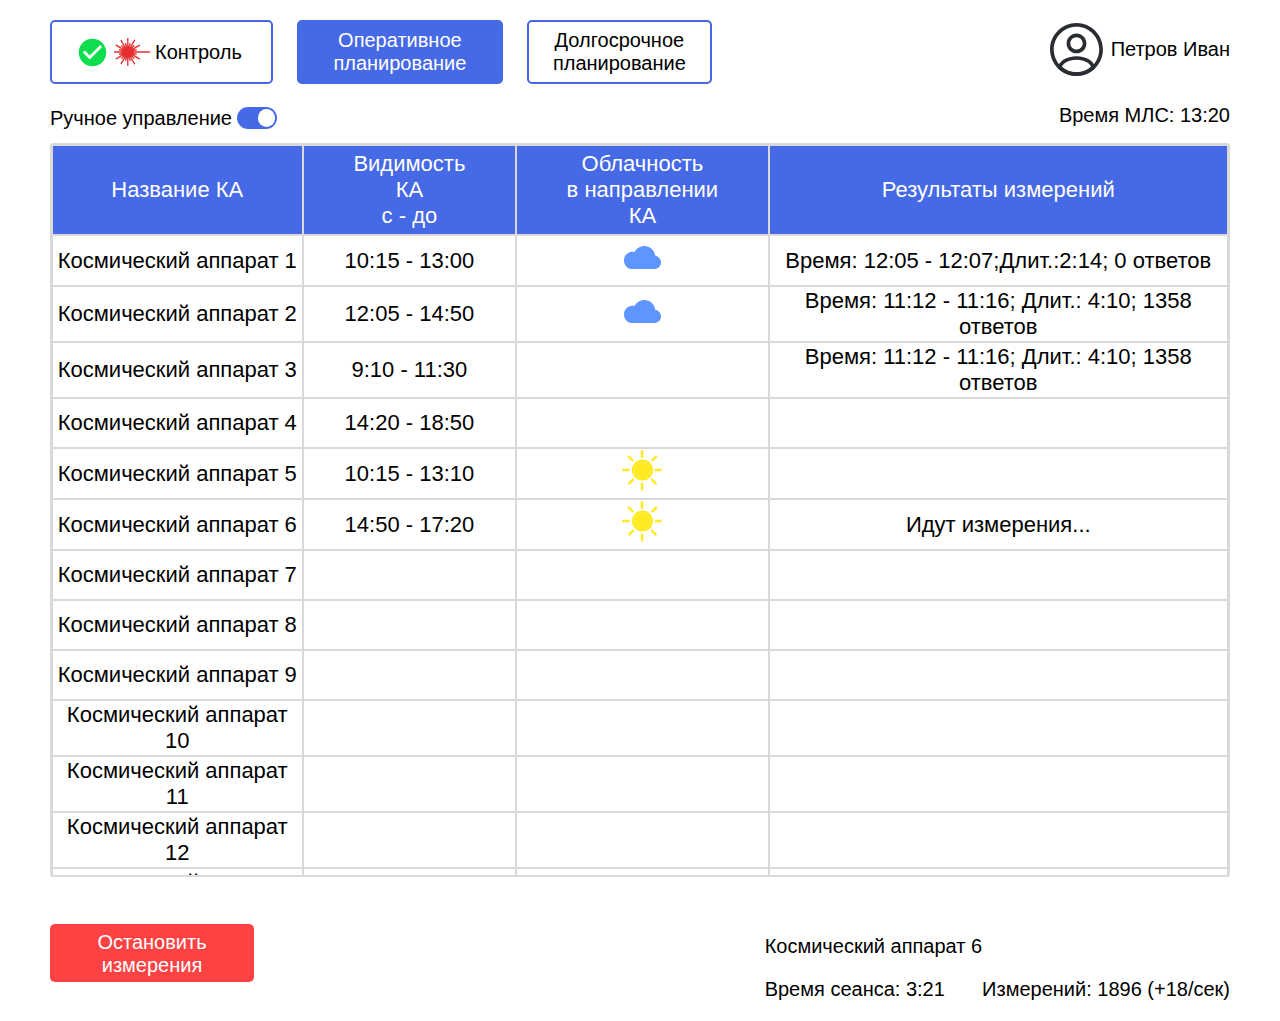
<file: layout/index.html>
<!DOCTYPE html>
<html lang="ru">

<head>
    <meta charset="UTF-8">
    <meta http-equiv="X-UA-Compatible" content="IE=edge">
    <meta name="viewport" content="width=device-width, initial-scale=1.0">
    <title>МЛС: Форс</title>
    <link rel="icon" href="img/icon/green.svg">
    <link rel="stylesheet" href="css/main.css">
    <link rel="stylesheet" href="css/style_for_table.css">

</head>

<div class="main">
    <div class="header">
        <ul>
            <li>
                <button class="plan_butt_off">
                    <div class="item"><img src="img/status/кружок с галочкой.svg" alt="работает"></div>
                    <div class="item"><img src="img/status/лазер.svg" alt="лазер"></div>
                    <div class="item">Контроль</div>
                </button>
            <li>
                <button class="plan_butt_on">
                    Оперативное<br>планирование
                </button>
            </li>
            <li>
                <button class="plan_butt_off">
                    Долгосрочное<br>планирование
                </button>
            </li>
        </ul>
        <div class=user_block>
            <ul class="user_info">
                <li id="avatar">
                    <img src="img/icon/user_photo.svg" alt="аватар">
                </li>
                <li class="control_text"> <a href="#">Петров Иван</a></li>
            </ul>
        </div>
    </div>

    <div class="container">
        <div class="manual_control">
            <div class="switch">
                <label>Ручное управление</label>
                <input type="checkbox" checked>
            </div>
            <div>
                Время МЛС: 13:20
            </div>

        </div>
        <div class="table-wrapper">
            <div class="table-scroll">
                <div class="table-placeholder"></div>
                <table>
                    <tbody>
                        <thead>
                            <tr>
                                <th>Название КА</th>
                                <th>Видимость КА<br>с - до</th>
                                <th>Облачность<br>в направлении КА</th>
                                <th>Результаты измерений</th>
                            </tr>
                        </thead>
                        <tr>
                            <td>Космический аппарат 1</td>
                            <td>10:15 - 13:00</td>
                            <td><img src="img/icon for table/облако.svg"></td>
                            <td>Время: 12:05 - 12:07;Длит.:2:14; 0 ответов</td>
                        </tr>
                        <tr>
                            <td>Космический аппарат 2</td>
                            <td>12:05 - 14:50</td>
                            <td><img src="img/icon for table/облако.svg"></td>
                            <td>Время: 11:12 - 11:16; Длит.: 4:10; 1358 ответов</td>
                        </tr>
                        <tr>
                            <td>Космический аппарат 3</td>
                            <td>9:10 - 11:30</td>
                            <td></td>
                            <td>Время: 11:12 - 11:16; Длит.: 4:10; 1358 ответов</td>
                        </tr>
                        <tr>
                            <td>Космический аппарат 4</td>
                            <td>14:20 - 18:50</td>
                            <td></td>
                            <td></td>
                        </tr>
                        <tr>
                            <td>Космический аппарат 5</td>
                            <td>10:15 - 13:10</td>
                            <td><img src="img/icon for table/солнце.svg"></td>
                            <td></td>
                        </tr>
                        <tr>
                            <td>Космический аппарат 6</td>
                            <td>14:50 - 17:20</td>
                            <td><img src="img/icon for table/солнце.svg"></td>
                            <td>Идут измерения...</td>
                        </tr>
                        <tr>
                            <td>Космический аппарат 7</td>
                            <td></td>
                            <td></td>
                            <td></td>
                        </tr>
                        <tr>
                            <td>Космический аппарат 8</td>
                            <td></td>
                            <td></td>
                            <td></td>
                        </tr>
                        <tr>
                            <td>Космический аппарат 9</td>
                            <td></td>
                            <td></td>
                            <td></td>
                        </tr>
                        <tr>
                            <td>Космический аппарат 10</td>
                            <td></td>
                            <td></td>
                            <td></td>
                        </tr>
                        <tr>
                            <td>Космический аппарат 11</td>
                            <td></td>
                            <td></td>
                            <td></td>
                        </tr>
                        <tr>
                            <td>Космический аппарат 12</td>
                            <td></td>
                            <td></td>
                            <td></td>
                        </tr>
                        <tr>
                            <td>Космический аппарат 13</td>
                            <td></td>
                            <td></td>
                            <td></td>
                        </tr>
                        <tr>
                            <td>Космический аппарат 13</td>
                            <td></td>
                            <td></td>
                            <td></td>
                        </tr>
                        <tr>
                            <td>Космический аппарат 13</td>
                            <td></td>
                            <td></td>
                            <td></td>
                        </tr>
                        <tr>
                            <td>Космический аппарат 13</td>
                            <td></td>
                            <td></td>
                            <td></td>
                        </tr>
                        <tr>
                            <td>Космический аппарат 13</td>
                            <td></td>
                            <td></td>
                            <td></td>
                        </tr>
                        <tr>
                            <td>Космический аппарат 13</td>
                            <td></td>
                            <td></td>
                            <td></td>
                        </tr>
                    </tbody>
                </table>
            </div>
        </div>

    </div>
    <footer class="footer">
        <div class="footer-wrapper">
            <button class="button_stop">
                Остановить измерения
            </button>
            <div class="footer-text">
                <div>
                    <p class="footer-text__el">Космический аппарат 6</p>
                    <p class="footer-text__el">Время сеанса: 3:21</p>
                </div>
                <div>
                    <p class="footer-text__el">Измерений: 1896 (+18/сек)</p>
                </div>

            </div>
        </div>
    </footer>
</div>


</html>
</file>
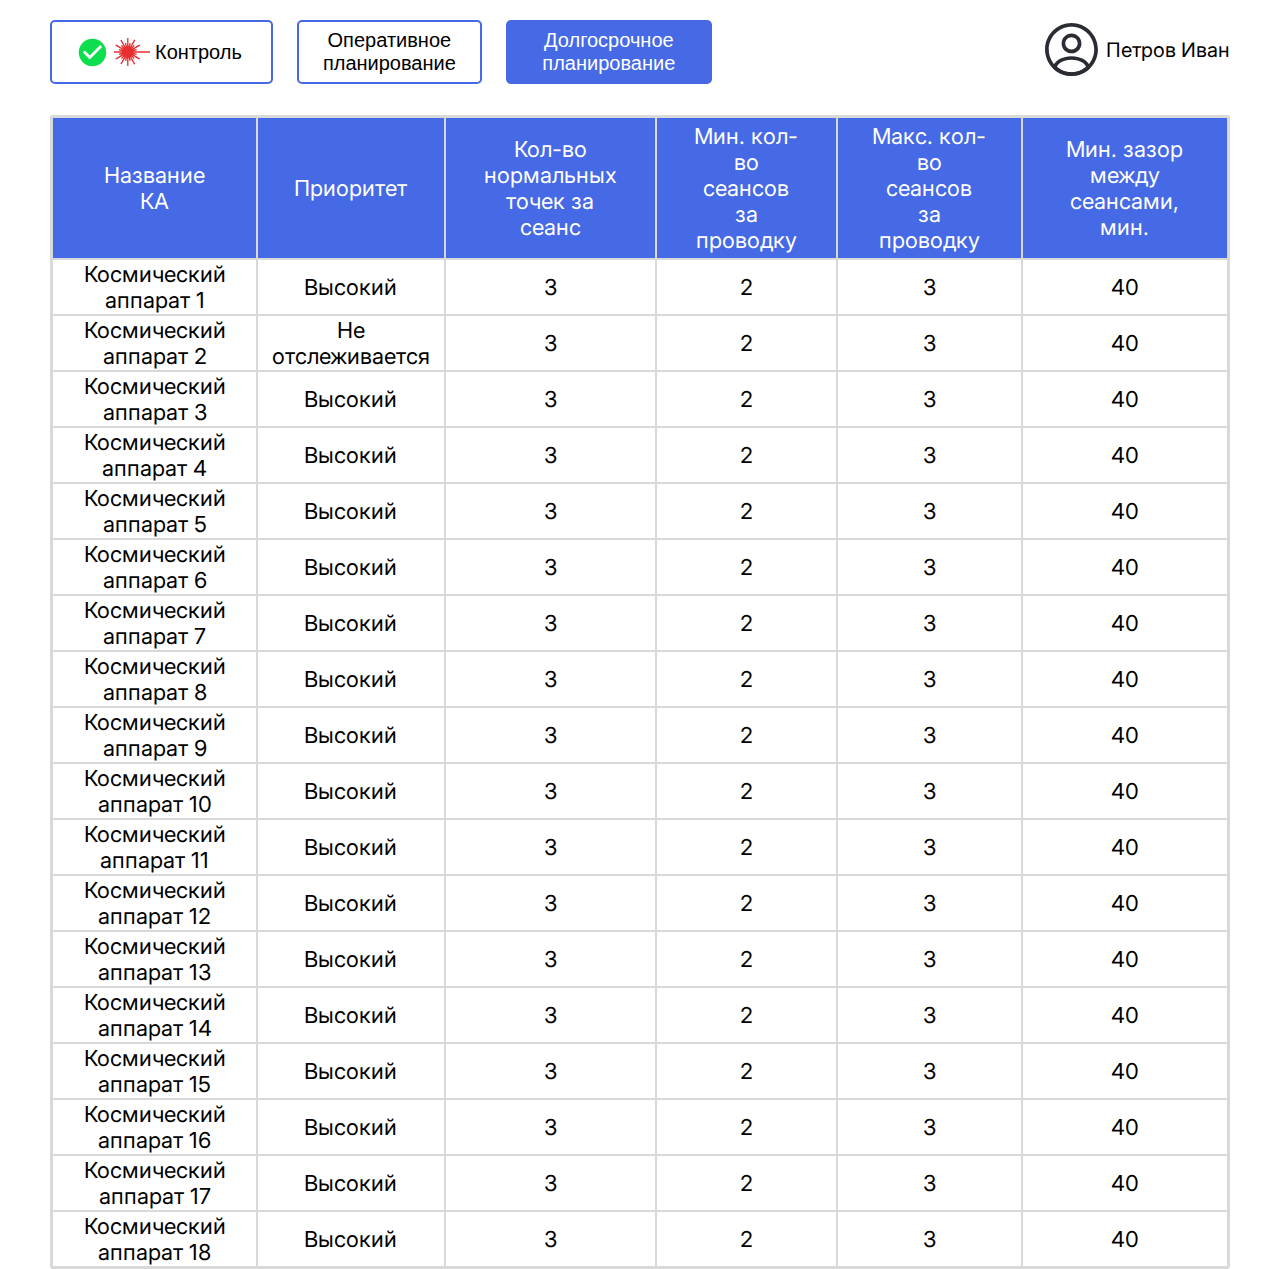
<file: layout/long-term planning.html>
<!DOCTYPE html>
<html lang="ru">

<head>
    <meta charset="UTF-8">
    <meta http-equiv="X-UA-Compatible" content="IE=edge">
    <meta name="viewport" content="width=device-width, initial-scale=1.0">
    <title>МЛС: Форс</title>
    <link rel="icon" href="img/icon/green.svg">
    <link rel="stylesheet" href="css/manual_off.css">
    <link rel="stylesheet" href="css/style_for_table.css">
    <link href="https://fonts.googleapis.com/css2?family=Inter&display=swap" rel="stylesheet">
</head>
<div class="main">
    <div class="header">
        <ul>
            <li><button class="plan_butt_off">
                    <div class="item"><img src="img/status/кружок с галочкой.svg" alt="работает"></div>
                    <div class="item"><img src="img/status/лазер.svg" alt="лазер"></div>
                    <div class="item">Контроль</div>
                </button></li>
            <li>
                <button class="plan_butt_off">
                    Оперативное<br>планирование
                </button>
            </li>
            <li>
                <button class="plan_butt_on">
                    Долгосрочное<br>планирование
                </button>
            </li>
        </ul>
        <div class=user_block>
            <ul class="user_info">
                <li id="avatar">
                    <img src="img/icon/user_photo.svg" alt="аватар">
                </li>
                <li class="control_text"> <a href="#">Петров Иван</a></li>
            </ul>
        </div>
    </div>
    <div class="container">
        <div class="table-wrapper">
            <table>
                <tbody>
                    <thead>
                        <tr>
                            <th>Название КА</th>
                            <th>Приоритет</th>
                            <th>Кол-во<br>нормальных<br>точек за сеанс</th>
                            <th>Мин. кол-во<br>сеансов<br>за проводку</th>
                            <th>Макс. кол-во<br>сеансов<br>за проводку</th>
                            <th>Мин. зазор<br>между сеансами,<br>мин.</th>
                        </tr>
                    </thead>
                    <tr>
                        <td>Космический аппарат 1</td>
                        <td>Высокий</td>
                        <td>3</td>
                        <td>2</td>
                        <td>3</td>
                        <td>40</td>
                    </tr>
                    <tr>
                        <td>Космический аппарат 2</td>
                        <td>Не отслеживается</td>
                        <td>3</td>
                        <td>2</td>
                        <td>3</td>
                        <td>40</td>
                    </tr>
                    <tr>
                        <td>Космический аппарат 3</td>
                        <td>Высокий</td>
                        <td>3</td>
                        <td>2</td>
                        <td>3</td>
                        <td>40</td>
                    </tr>
                    <tr>
                        <td>Космический аппарат 4</td>
                        <td>Высокий</td>
                        <td>3</td>
                        <td>2</td>
                        <td>3</td>
                        <td>40</td>
                    </tr>
                    <tr>
                        <td>Космический аппарат 5</td>
                        <td>Высокий</td>
                        <td>3</td>
                        <td>2</td>
                        <td>3</td>
                        <td>40</td>
                    </tr>
                    <tr>
                        <td>Космический аппарат 6</td>
                        <td>Высокий</td>
                        <td>3</td>
                        <td>2</td>
                        <td>3</td>
                        <td>40</td>
                    </tr>
                    <tr>
                        <td>Космический аппарат 7</td>
                        <td>Высокий</td>
                        <td>3</td>
                        <td>2</td>
                        <td>3</td>
                        <td>40</td>
                    </tr>
                    <tr>
                        <td>Космический аппарат 8</td>
                        <td>Высокий</td>
                        <td>3</td>
                        <td>2</td>
                        <td>3</td>
                        <td>40</td>
                    </tr>
                    <tr>
                        <td>Космический аппарат 9</td>
                        <td>Высокий</td>
                        <td>3</td>
                        <td>2</td>
                        <td>3</td>
                        <td>40</td>
                    </tr>
                    <tr>
                        <td>Космический аппарат 10</td>
                        <td>Высокий</td>
                        <td>3</td>
                        <td>2</td>
                        <td>3</td>
                        <td>40</td>
                    </tr>
                    <tr>
                        <td>Космический аппарат 11</td>
                        <td>Высокий</td>
                        <td>3</td>
                        <td>2</td>
                        <td>3</td>
                        <td>40</td>
                    </tr>
                    <tr>
                        <td>Космический аппарат 12</td>
                        <td>Высокий</td>
                        <td>3</td>
                        <td>2</td>
                        <td>3</td>
                        <td>40</td>
                    </tr>
                    <tr>
                        <td>Космический аппарат 13</td>
                        <td>Высокий</td>
                        <td>3</td>
                        <td>2</td>
                        <td>3</td>
                        <td>40</td>
                    </tr>
                    <tr>
                        <td>Космический аппарат 14</td>
                        <td>Высокий</td>
                        <td>3</td>
                        <td>2</td>
                        <td>3</td>
                        <td>40</td>
                    </tr>
                    <tr>
                        <td>Космический аппарат 15</td>
                        <td>Высокий</td>
                        <td>3</td>
                        <td>2</td>
                        <td>3</td>
                        <td>40</td>
                    </tr>
                    <tr>
                        <td>Космический аппарат 16</td>
                        <td>Высокий</td>
                        <td>3</td>
                        <td>2</td>
                        <td>3</td>
                        <td>40</td>
                    </tr>
                    <tr>
                        <td>Космический аппарат 17</td>
                        <td>Высокий</td>
                        <td>3</td>
                        <td>2</td>
                        <td>3</td>
                        <td>40</td>
                    </tr>
                    <tr>
                        <td>Космический аппарат 18</td>
                        <td>Высокий</td>
                        <td>3</td>
                        <td>2</td>
                        <td>3</td>
                        <td>40</td>
                    </tr>
                </tbody>
            </table>
        </div>
    </div>

</div>


</html>
</file>
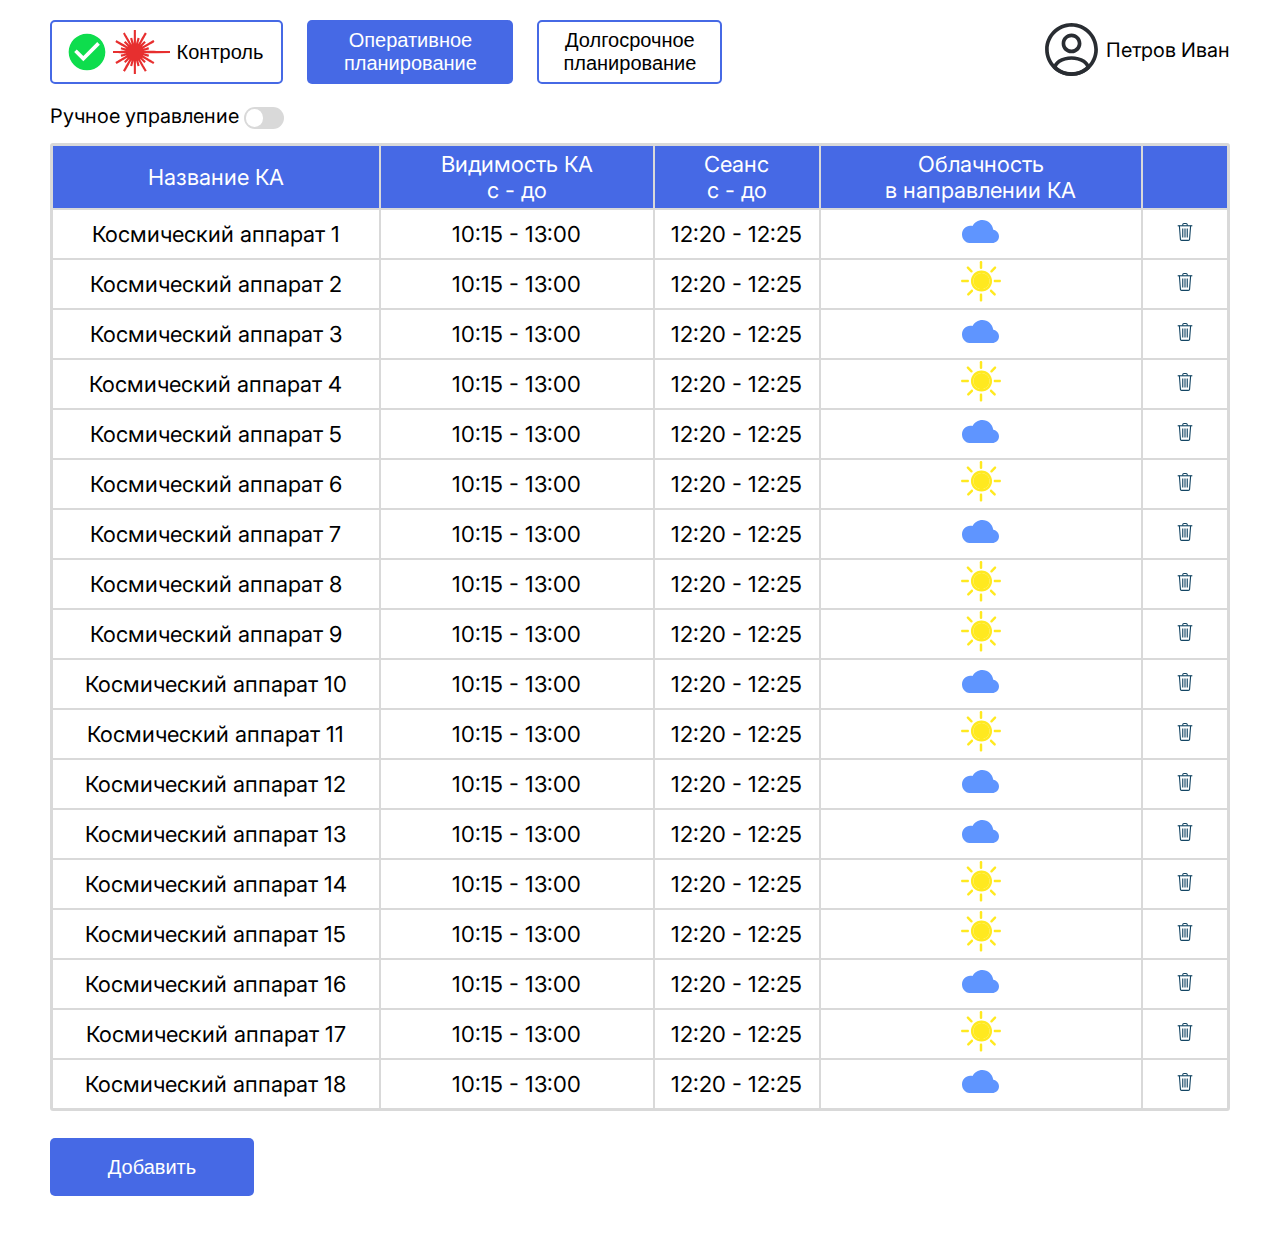
<file: layout/manual_control_off.html>
<!DOCTYPE html>
<html lang="ru">

<head>
    <meta charset="UTF-8">
    <meta http-equiv="X-UA-Compatible" content="IE=edge">
    <meta name="viewport" content="width=device-width, initial-scale=1.0">
    <title>МЛС: Форс</title>
    <link rel="icon" href="img/icon/green.svg">
    <link rel="stylesheet" href="css/manual_off.css">
    <link rel="stylesheet" href="css/style_for_table.css">
    <link href="https://fonts.googleapis.com/css2?family=Inter&display=swap" rel="stylesheet">
</head>

<div class="main">
    <div class="header">
        <ul>
            <li><button class="control_butt">
                    <ul id="control_list">
                        <li>
                            <img src="img/status/кружок с галочкой.svg" alt="работает">
                        </li>
                        <li class="lazer">
                            <img src="img/status/лазер.svg" alt="лазер">
                        </li>
                        <li class="control_text">
                            Контроль
                        </li>
                    </ul>
                </button></li>
            <li>
                <button class="plan_butt_on">
                    Оперативное<br>планирование
                </button>
            </li>
            <li>
                <button class="plan_butt_off">
                    Долгосрочное<br>планирование
                </button>
            </li>
        </ul>
        <div class=user_block>
            <ul class="user_info">
                <li id="avatar">
                    <img src="img/icon/user_photo.svg" alt="аватар">
                </li>
                <li class="control_text"> <a href="#">Петров Иван</a></li>
            </ul>
        </div>
    </div>


    <div class="container">
        <div class="manual_control">
            <label>Ручное управление</label>
            <input type="checkbox" unchecked>
        </div>
        <div class="table-wrapper">
            <table>
                <tbody>
                    <thead>
                        <tr>
                            <th>Название КА</th>
                            <th>Видимость КА<br>с - до</th>
                            <th>Сеанс<br>с - до</th>
                            <th>Облачность<br>в направлении КА</th>
                            <th></th>
                        </tr>
                    </thead>
                    <tr>
                        <td>Космический аппарат 1</td>
                        <td>10:15 - 13:00</td>
                        <td>12:20 - 12:25</td>
                        <td><img src="img/icon for table/облако.svg"></td>
                        <td><img src="img/icon for table/корзина.svg"></td>
                    </tr>
                    <tr>
                        <td>Космический аппарат 2</td>
                        <td>10:15 - 13:00</td>
                        <td>12:20 - 12:25</td>
                        <td><img src="img/icon for table/солнце.svg"></td>
                        <td><img src="img/icon for table/корзина.svg"></td>
                    </tr>
                    <tr>
                        <td>Космический аппарат 3</td>
                        <td>10:15 - 13:00</td>
                        <td>12:20 - 12:25</td>
                        <td><img src="img/icon for table/облако.svg"></td>
                        <td><img src="img/icon for table/корзина.svg"></td>
                    </tr>
                    <tr>
                        <td>Космический аппарат 4</td>
                        <td>10:15 - 13:00</td>
                        <td>12:20 - 12:25</td>
                        <td><img src="img/icon for table/солнце.svg"></td>
                        <td><img src="img/icon for table/корзина.svg"></td>
                    </tr>
                    <tr>
                        <td>Космический аппарат 5</td>
                        <td>10:15 - 13:00</td>
                        <td>12:20 - 12:25</td>
                        <td><img src="img/icon for table/облако.svg"></td>
                        <td><img src="img/icon for table/корзина.svg"></td>
                    </tr>
                    <tr>
                        <td>Космический аппарат 6</td>
                        <td>10:15 - 13:00</td>
                        <td>12:20 - 12:25</td>
                        <td><img src="img/icon for table/солнце.svg"></td>
                        <td><img src="img/icon for table/корзина.svg"></td>
                    </tr>
                    <tr>
                        <td>Космический аппарат 7</td>
                        <td>10:15 - 13:00</td>
                        <td>12:20 - 12:25</td>
                        <td><img src="img/icon for table/облако.svg"></td>
                        <td><img src="img/icon for table/корзина.svg"></td>
                    </tr>
                    <tr>
                        <td>Космический аппарат 8</td>
                        <td>10:15 - 13:00</td>
                        <td>12:20 - 12:25</td>
                        <td><img src="img/icon for table/солнце.svg"></td>
                        <td><img src="img/icon for table/корзина.svg"></td>
                    </tr>
                    <tr>
                        <td>Космический аппарат 9</td>
                        <td>10:15 - 13:00</td>
                        <td>12:20 - 12:25</td>
                        <td><img src="img/icon for table/солнце.svg"></td>
                        <td><img src="img/icon for table/корзина.svg"></td>
                    </tr>
                    <tr>
                        <td>Космический аппарат 10</td>
                        <td>10:15 - 13:00</td>
                        <td>12:20 - 12:25</td>
                        <td><img src="img/icon for table/облако.svg"></td>
                        <td><img src="img/icon for table/корзина.svg"></td>
                    </tr>
                    <tr>
                        <td>Космический аппарат 11</td>
                        <td>10:15 - 13:00</td>
                        <td>12:20 - 12:25</td>
                        <td><img src="img/icon for table/солнце.svg"></td>
                        <td><img src="img/icon for table/корзина.svg"></td>
                    </tr>
                    <tr>
                        <td>Космический аппарат 12</td>
                        <td>10:15 - 13:00</td>
                        <td>12:20 - 12:25</td>
                        <td><img src="img/icon for table/облако.svg"></td>
                        <td><img src="img/icon for table/корзина.svg"></td>
                    </tr>
                    <tr>
                        <td>Космический аппарат 13</td>
                        <td>10:15 - 13:00</td>
                        <td>12:20 - 12:25</td>
                        <td><img src="img/icon for table/облако.svg"></td>
                        <td><img src="img/icon for table/корзина.svg"></td>
                    </tr>
                    <tr>
                        <td>Космический аппарат 14</td>
                        <td>10:15 - 13:00</td>
                        <td>12:20 - 12:25</td>
                        <td><img src="img/icon for table/солнце.svg"></td>
                        <td><img src="img/icon for table/корзина.svg"></td>
                    </tr>
                    <tr>
                        <td>Космический аппарат 15</td>
                        <td>10:15 - 13:00</td>
                        <td>12:20 - 12:25</td>
                        <td><img src="img/icon for table/солнце.svg"></td>
                        <td><img src="img/icon for table/корзина.svg"></td>
                    </tr>
                    <tr>
                        <td>Космический аппарат 16</td>
                        <td>10:15 - 13:00</td>
                        <td>12:20 - 12:25</td>
                        <td><img src="img/icon for table/облако.svg"></td>
                        <td><img src="img/icon for table/корзина.svg"></td>
                    </tr>
                    <tr>
                        <td>Космический аппарат 17</td>
                        <td>10:15 - 13:00</td>
                        <td>12:20 - 12:25</td>
                        <td><img src="img/icon for table/солнце.svg"></td>
                        <td><img src="img/icon for table/корзина.svg"></td>
                    </tr>
                    <tr>
                        <td>Космический аппарат 18</td>
                        <td>10:15 - 13:00</td>
                        <td>12:20 - 12:25</td>
                        <td><img src="img/icon for table/облако.svg"></td>
                        <td><img src="img/icon for table/корзина.svg"></td>
                    </tr>
                </tbody>
            </table>
        </div>
    </div>
    <footer class="footer">
        <div class="container-f" style="margin-top:0px">
            <div class="footer-wrapper">
                <button class="button_add">
                    Добавить
                </button>
            </div>
        </div>
    </footer>
</div>

</html>
</file>
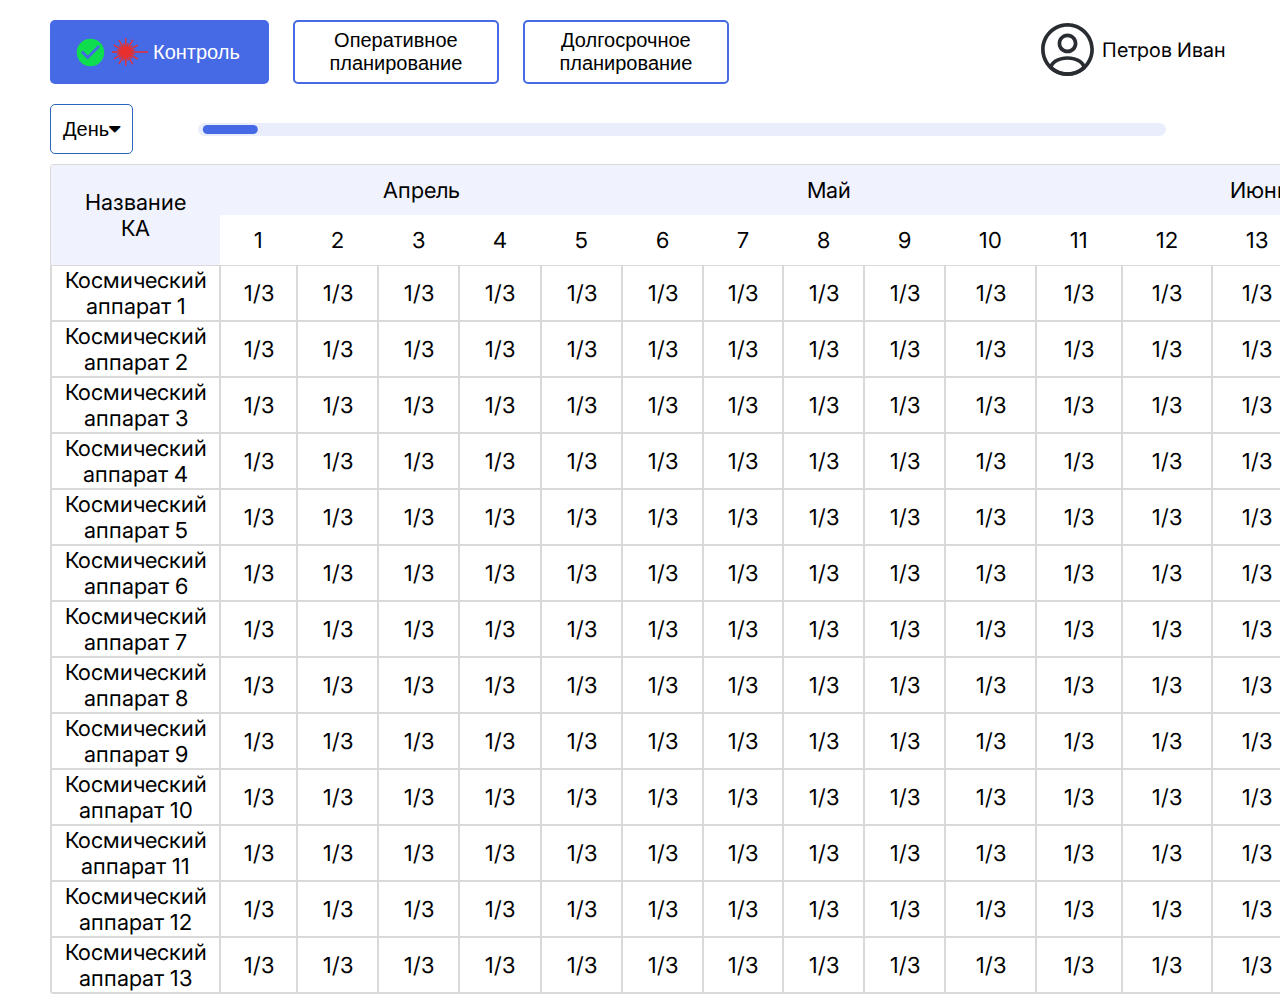
<file: layout/monitoring_by_day.html>
<!DOCTYPE html>
<html lang="ru">

<head>
    <meta charset="UTF-8">
    <meta http-equiv="X-UA-Compatible" content="IE=edge">
    <meta name="viewport" content="width=device-width, initial-scale=1.0">
    <title>МЛС: Форс</title>
    <link rel="stylesheet" href="https://cdnjs.cloudflare.com/ajax/libs/font-awesome/4.7.0/css/font-awesome.min.css">
    <link rel="icon" href="img/icon/green.svg">
    <link rel="stylesheet" href="css/control.css">
    <link rel="stylesheet" href="css/table_day.css">
    <link href="https://fonts.googleapis.com/css2?family=Inter&display=swap" rel="stylesheet">
</head>

<div class="main">
    <div class="header">
        <ul>
            <li>
                <button class="plan_butt_on">
                    <div class="item"><img src="img/status/кружок с галочкой.svg" alt="работает"></div>
                    <div class="item"><img src="img/status/лазер.svg" alt="лазер"></div>
                    <div class="item">Контроль</div>
                </button>
            </li>
            <li>
                <button class="plan_butt_off">
                    Оперативное<br>планирование
                </button>
            </li>
            <li>
                <button class="plan_butt_off">
                    Долгосрочное<br>планирование
                </button>
            </li>
        </ul>
        <div class=user_block>
            <ul class="user_info">
                <li id="avatar">
                    <img src="img/icon/user_photo.svg" alt="аватар">
                </li>
                <li class="control_text"> <a href="#">Петров Иван</a></li>
            </ul>
        </div>
    </div>
    <div class="container">
        <div class="sorted_menu">
            <div class="dropdown">
                <button class="dropbtn">День<i class="fa fa-caret-down"></i></button>
                <div class="dropdown-content">
                    <a href="#">Час</a>
                    <a href="#">Аппарат</a>
                </div>
            </div>
            <div class="scroll">
                <img src="img/скролл.svg">
            </div>

        </div>

        <div class="table-wrapper">
            <div class="table-scroll">
                <div class="table-placeholder"></div>
                <table class="main_table">

                    <tr>
                        <th rowspan="2">Название КА</th>
                        <th colspan="5" class="month">Апрель</th>
                        <th colspan="5" class="month">Май</th>
                        <th colspan="5" class="month">Июнь</th>
                    </tr>
                    <tr>
                        <th class="number">1</th>
                        <th class="number">2</th>
                        <th class="number">3</th>
                        <th class="number">4</th>
                        <th class="number">5</th>
                        <th class="number">6</th>
                        <th class="number">7</th>
                        <th class="number">8</th>
                        <th class="number">9</th>
                        <th class="number">10</th>
                        <th class="number">11</th>
                        <th class="number">12</th>
                        <th class="number">13</th>
                        <th class="number">14</th>
                        <th class="number">15</th>
                    </tr>
                    <tr>
                        <td>Космический аппарат 1</td>
                        <td>1/3</td>
                        <td>1/3</td>
                        <td>1/3</td>
                        <td>1/3</td>
                        <td>1/3</td>
                        <td>1/3</td>
                        <td>1/3</td>
                        <td>1/3</td>
                        <td>1/3</td>
                        <td>1/3</td>
                        <td>1/3</td>
                        <td>1/3</td>
                        <td>1/3</td>
                        <td>1/3</td>
                        <td>1/3</td>
                    </tr>
                    <tr>
                        <td>Космический аппарат 2</td>
                        <td>1/3</td>
                        <td>1/3</td>
                        <td>1/3</td>
                        <td>1/3</td>
                        <td>1/3</td>
                        <td>1/3</td>
                        <td>1/3</td>
                        <td>1/3</td>
                        <td>1/3</td>
                        <td>1/3</td>
                        <td>1/3</td>
                        <td>1/3</td>
                        <td>1/3</td>
                        <td>1/3</td>
                        <td>1/3</td>
                    </tr>
                    <tr>
                        <td>Космический аппарат 3</td>
                        <td>1/3</td>
                        <td>1/3</td>
                        <td>1/3</td>
                        <td>1/3</td>
                        <td>1/3</td>
                        <td>1/3</td>
                        <td>1/3</td>
                        <td>1/3</td>
                        <td>1/3</td>
                        <td>1/3</td>
                        <td>1/3</td>
                        <td>1/3</td>
                        <td>1/3</td>
                        <td>1/3</td>
                        <td>1/3</td>
                    </tr>
                    <tr>
                        <td>Космический аппарат 4</td>
                        <td>1/3</td>
                        <td>1/3</td>
                        <td>1/3</td>
                        <td>1/3</td>
                        <td>1/3</td>
                        <td>1/3</td>
                        <td>1/3</td>
                        <td>1/3</td>
                        <td>1/3</td>
                        <td>1/3</td>
                        <td>1/3</td>
                        <td>1/3</td>
                        <td>1/3</td>
                        <td>1/3</td>
                        <td>1/3</td>
                    </tr>
                    <tr>
                        <td>Космический аппарат 5</td>
                        <td>1/3</td>
                        <td>1/3</td>
                        <td>1/3</td>
                        <td>1/3</td>
                        <td>1/3</td>
                        <td>1/3</td>
                        <td>1/3</td>
                        <td>1/3</td>
                        <td>1/3</td>
                        <td>1/3</td>
                        <td>1/3</td>
                        <td>1/3</td>
                        <td>1/3</td>
                        <td>1/3</td>
                        <td>1/3</td>
                    </tr>
                    <tr>
                        <td>Космический аппарат 6</td>
                        <td>1/3</td>
                        <td>1/3</td>
                        <td>1/3</td>
                        <td>1/3</td>
                        <td>1/3</td>
                        <td>1/3</td>
                        <td>1/3</td>
                        <td>1/3</td>
                        <td>1/3</td>
                        <td>1/3</td>
                        <td>1/3</td>
                        <td>1/3</td>
                        <td>1/3</td>
                        <td>1/3</td>
                        <td>1/3</td>
                    </tr>
                    <tr>
                        <td>Космический аппарат 7</td>
                        <td>1/3</td>
                        <td>1/3</td>
                        <td>1/3</td>
                        <td>1/3</td>
                        <td>1/3</td>
                        <td>1/3</td>
                        <td>1/3</td>
                        <td>1/3</td>
                        <td>1/3</td>
                        <td>1/3</td>
                        <td>1/3</td>
                        <td>1/3</td>
                        <td>1/3</td>
                        <td>1/3</td>
                        <td>1/3</td>
                    </tr>
                    <tr>
                        <td>Космический аппарат 8</td>
                        <td>1/3</td>
                        <td>1/3</td>
                        <td>1/3</td>
                        <td>1/3</td>
                        <td>1/3</td>
                        <td>1/3</td>
                        <td>1/3</td>
                        <td>1/3</td>
                        <td>1/3</td>
                        <td>1/3</td>
                        <td>1/3</td>
                        <td>1/3</td>
                        <td>1/3</td>
                        <td>1/3</td>
                        <td>1/3</td>
                    </tr>
                    <tr>
                        <td>Космический аппарат 9</td>
                        <td>1/3</td>
                        <td>1/3</td>
                        <td>1/3</td>
                        <td>1/3</td>
                        <td>1/3</td>
                        <td>1/3</td>
                        <td>1/3</td>
                        <td>1/3</td>
                        <td>1/3</td>
                        <td>1/3</td>
                        <td>1/3</td>
                        <td>1/3</td>
                        <td>1/3</td>
                        <td>1/3</td>
                        <td>1/3</td>
                    </tr>
                    <tr>
                        <td>Космический аппарат 10</td>
                        <td>1/3</td>
                        <td>1/3</td>
                        <td>1/3</td>
                        <td>1/3</td>
                        <td>1/3</td>
                        <td>1/3</td>
                        <td>1/3</td>
                        <td>1/3</td>
                        <td>1/3</td>
                        <td>1/3</td>
                        <td>1/3</td>
                        <td>1/3</td>
                        <td>1/3</td>
                        <td>1/3</td>
                        <td>1/3</td>
                    </tr>
                    <tr>
                        <td>Космический аппарат 11</td>
                        <td>1/3</td>
                        <td>1/3</td>
                        <td>1/3</td>
                        <td>1/3</td>
                        <td>1/3</td>
                        <td>1/3</td>
                        <td>1/3</td>
                        <td>1/3</td>
                        <td>1/3</td>
                        <td>1/3</td>
                        <td>1/3</td>
                        <td>1/3</td>
                        <td>1/3</td>
                        <td>1/3</td>
                        <td>1/3</td>
                    </tr>
                    <tr>
                        <td>Космический аппарат 12</td>
                        <td>1/3</td>
                        <td>1/3</td>
                        <td>1/3</td>
                        <td>1/3</td>
                        <td>1/3</td>
                        <td>1/3</td>
                        <td>1/3</td>
                        <td>1/3</td>
                        <td>1/3</td>
                        <td>1/3</td>
                        <td>1/3</td>
                        <td>1/3</td>
                        <td>1/3</td>
                        <td>1/3</td>
                        <td>1/3</td>
                    </tr>
                    <tr>
                        <td>Космический аппарат 13</td>
                        <td>1/3</td>
                        <td>1/3</td>
                        <td>1/3</td>
                        <td>1/3</td>
                        <td>1/3</td>
                        <td>1/3</td>
                        <td>1/3</td>
                        <td>1/3</td>
                        <td>1/3</td>
                        <td>1/3</td>
                        <td>1/3</td>
                        <td>1/3</td>
                        <td>1/3</td>
                        <td>1/3</td>
                        <td>1/3</td>
                    </tr>

                </table>
            </div>
        </div>

    </div>
</div>




</html>
</file>
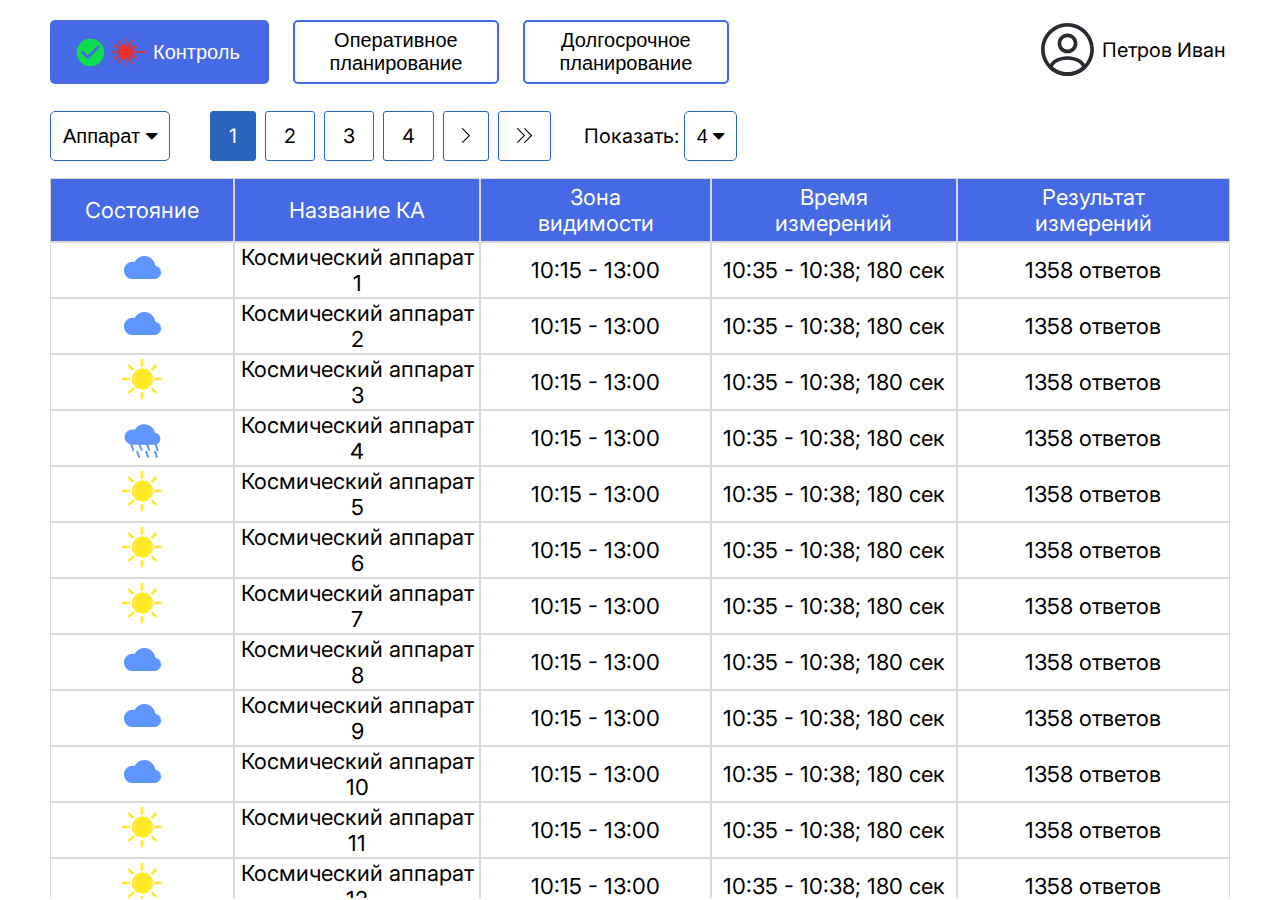
<file: layout/monitoring_by_devices.html>
<!DOCTYPE html>
<html lang="ru">

<head>
    <meta charset="UTF-8">
    <meta http-equiv="X-UA-Compatible" content="IE=edge">
    <meta name="viewport" content="width=device-width, initial-scale=1.0">
    <title>МЛС: Форс</title>
    <link rel="stylesheet" href="https://cdnjs.cloudflare.com/ajax/libs/font-awesome/4.7.0/css/font-awesome.min.css">
    <link rel="icon" href="img/icon/green.svg">
    <link rel="stylesheet" href="css/control.css">
    <link rel="stylesheet" href="css/style_for_table.css">
    <link href="https://fonts.googleapis.com/css2?family=Inter&display=swap" rel="stylesheet">
</head>

<div class="main">
    <div class="header">
        <ul>
            <li>
                <button class="plan_butt_on">
                    <div class="item"><img src="img/status/кружок с галочкой.svg" alt="работает"></div>
                    <div class="item"><img src="img/status/лазер.svg" alt="лазер"></div>
                    <div class="item">Контроль</div>
                </button>
            </li>
            <li>
                <button class="plan_butt_off">
                    Оперативное<br>планирование
                </button>
            </li>
            <li>
                <button class="plan_butt_off">
                    Долгосрочное<br>планирование
                </button>
            </li>
        </ul>
        <div class=user_block>
            <ul class="user_info">
                <li id="avatar">
                    <img src="img/icon/user_photo.svg" alt="аватар">
                </li>
                <li class="control_text"> <a href="#">Петров Иван</a></li>
            </ul>
        </div>
    </div>
    <div class="container">
        <div class="sorted_menu">
            <div class="dropdown">
                <button class="dropbtn">Аппарат <i class="fa fa-caret-down"></i></button>
                <div class="dropdown-content">
                    <a href="#">День</a>
                    <a href="#">Час</a>
                </div>
            </div>
            <div>
                <ul class="number_page">
                    <li>
                        1
                    </li>
                    <li>
                        2
                    </li>
                    <li>
                        3
                    </li>
                    <li>
                        4
                    </li>
                    <li>
                        <img src="img/icon/стрелка.svg">
                    </li>
                    <li>
                        <img src="img/icon/двойная стрелка.svg">
                    </li>
                    <div class="text">
                        <p>Показать:</p>
                    </div>
                    <div class="dropdown">
                        <button class="dropbtn">4 <i class="fa fa-caret-down"></i></button>
                        <div class="dropdown-content">
                            <a href="#">5</a>
                            <a href="#">6</a>
                        </div>
                    </div>
                </ul>
            </div>
        </div>

        <div class="table-wrapper">
            <div class="table-scroll">
                <div class="table-placeholder"></div>
                <table class="main_table">
                    <tbody>
                        <thead>
                            <tr>
                                <th>Состояние</th>
                                <th>Название КА</th>
                                <th>Зона видимости</th>
                                <th>Время измерений</th>
                                <th>Результат измерений</th>
                            </tr>
                        </thead>
                        <tr>
                            <td><img src="img/icon for table/облако.svg"></td>
                            <td>Космический аппарат 1</td>
                            <td>10:15 - 13:00</td>
                            <td>10:35 - 10:38; 180 сек</td>
                            <td>1358 ответов</td>
                        </tr>
                        <tr>
                            <td><img src="img/icon for table/облако.svg"></td>
                            <td>Космический аппарат 2</td>
                            <td>10:15 - 13:00</td>
                            <td>10:35 - 10:38; 180 сек</td>
                            <td>1358 ответов</td>
                        </tr>
                        <tr>
                            <td><img src="img/icon for table/солнце.svg"></td>
                            <td>Космический аппарат 3</td>
                            <td>10:15 - 13:00</td>
                            <td>10:35 - 10:38; 180 сек</td>
                            <td>1358 ответов</td>
                        </tr>
                        <tr>
                            <td><img src="img/icon for table/дождь.svg"></td>
                            <td>Космический аппарат 4</td>
                            <td>10:15 - 13:00</td>
                            <td>10:35 - 10:38; 180 сек</td>
                            <td>1358 ответов</td>
                        </tr>
                        <tr>
                            <td><img src="img/icon for table/солнце.svg"></td>
                            <td>Космический аппарат 5</td>
                            <td>10:15 - 13:00</td>
                            <td>10:35 - 10:38; 180 сек</td>
                            <td>1358 ответов</td>
                        </tr>
                        <tr>
                            <td><img src="img/icon for table/солнце.svg"></td>
                            <td>Космический аппарат 6</td>
                            <td>10:15 - 13:00</td>
                            <td>10:35 - 10:38; 180 сек</td>
                            <td>1358 ответов</td>
                        </tr>
                        <tr>
                            <td><img src="img/icon for table/солнце.svg"></td>
                            <td>Космический аппарат 7</td>
                            <td>10:15 - 13:00</td>
                            <td>10:35 - 10:38; 180 сек</td>
                            <td>1358 ответов</td>
                        </tr>
                        <tr>
                            <td><img src="img/icon for table/облако.svg"></td>
                            <td>Космический аппарат 8</td>
                            <td>10:15 - 13:00</td>
                            <td>10:35 - 10:38; 180 сек</td>
                            <td>1358 ответов</td>
                        </tr>
                        <tr>
                            <td><img src="img/icon for table/облако.svg"></td>
                            <td>Космический аппарат 9</td>
                            <td>10:15 - 13:00</td>
                            <td>10:35 - 10:38; 180 сек</td>
                            <td>1358 ответов</td>
                        </tr>
                        <tr>
                            <td><img src="img/icon for table/облако.svg"></td>
                            <td>Космический аппарат 10</td>
                            <td>10:15 - 13:00</td>
                            <td>10:35 - 10:38; 180 сек</td>
                            <td>1358 ответов</td>
                        </tr>
                        <tr>
                            <td><img src="img/icon for table/солнце.svg"></td>
                            <td>Космический аппарат 11</td>
                            <td>10:15 - 13:00</td>
                            <td>10:35 - 10:38; 180 сек</td>
                            <td>1358 ответов</td>
                        </tr>
                        <tr>
                            <td><img src="img/icon for table/солнце.svg"></td>
                            <td>Космический аппарат 12</td>
                            <td>10:15 - 13:00</td>
                            <td>10:35 - 10:38; 180 сек</td>
                            <td>1358 ответов</td>
                        </tr>
                        <tr>
                            <td><img src="img/icon for table/дождь.svg"></td>
                            <td>Космический аппарат 13</td>
                            <td>10:15 - 13:00</td>
                            <td>10:35 - 10:38; 180 сек</td>
                            <td>1358 ответов</td>
                        </tr>
                        <tr>
                            <td><img src="img/icon for table/облако.svg"></td>
                            <td>Космический аппарат 14</td>
                            <td>10:15 - 13:00</td>
                            <td>10:35 - 10:38; 180 сек</td>
                            <td>1358 ответов</td>
                        </tr>
                    </tbody>
                </table>
            </div>
        </div>

    </div>
</div>




</html>
</file>
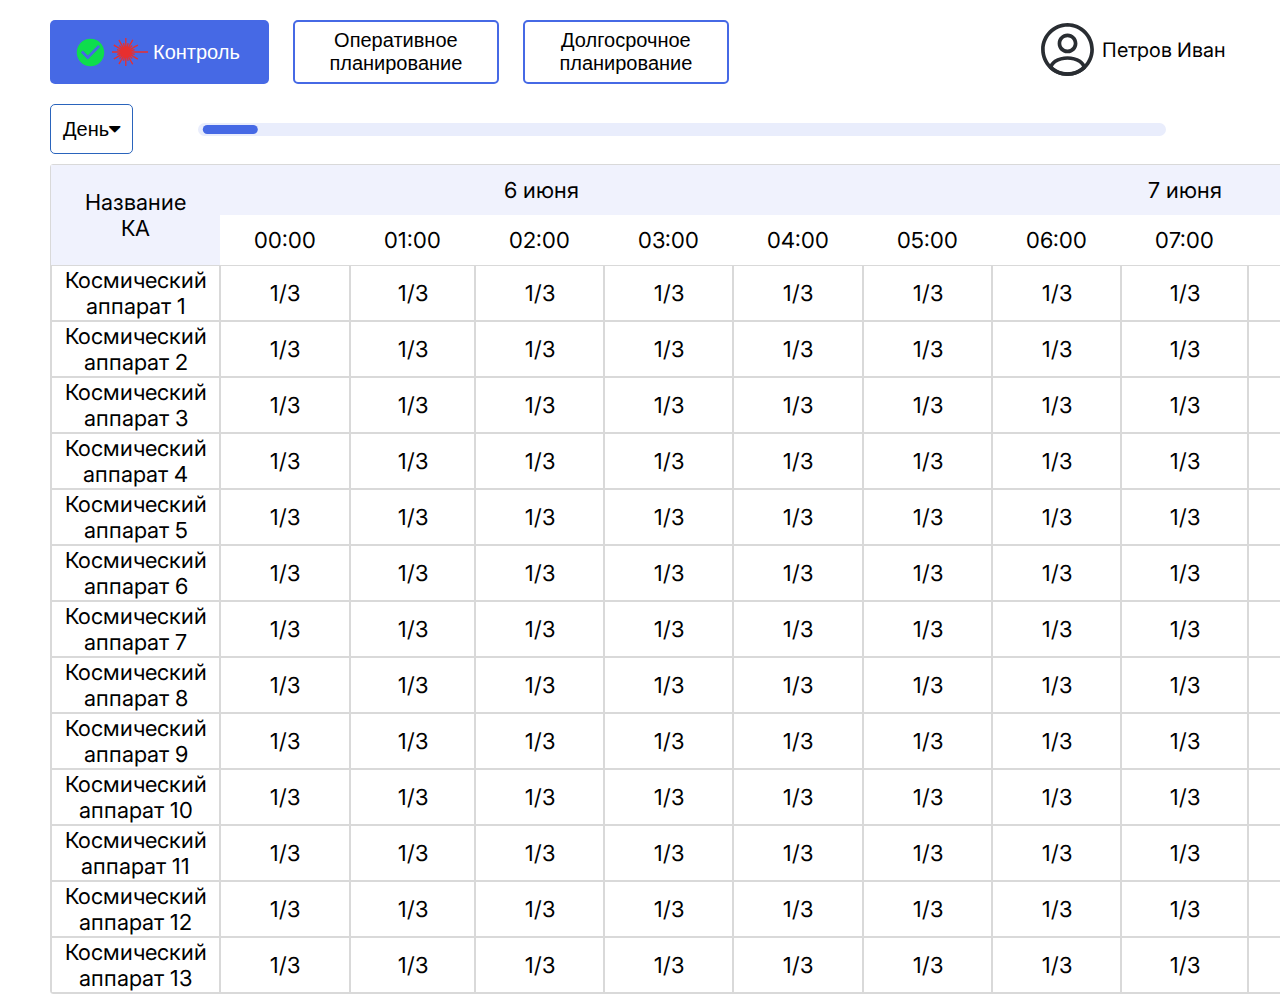
<file: layout/monitoring_by_hour.html>
<!DOCTYPE html>
<html lang="ru">

<head>
    <meta charset="UTF-8">
    <meta http-equiv="X-UA-Compatible" content="IE=edge">
    <meta name="viewport" content="width=device-width, initial-scale=1.0">
    <title>МЛС: Форс</title>
    <link rel="stylesheet" href="https://cdnjs.cloudflare.com/ajax/libs/font-awesome/4.7.0/css/font-awesome.min.css">
    <link rel="icon" href="img/icon/green.svg">
    <link rel="stylesheet" href="css/control.css">
    <link rel="stylesheet" href="css/table_day.css">
    <link href="https://fonts.googleapis.com/css2?family=Inter&display=swap" rel="stylesheet">
</head>

<div class="main">
    <div class="header">
        <ul>
            <li>
                <button class="plan_butt_on">
                    <div class="item"><img src="img/status/кружок с галочкой.svg" alt="работает"></div>
                    <div class="item"><img src="img/status/лазер.svg" alt="лазер"></div>
                    <div class="item">Контроль</div>
                </button>
            </li>
            <li>
                <button class="plan_butt_off">
                    Оперативное<br>планирование
                </button>
            </li>
            <li>
                <button class="plan_butt_off">
                    Долгосрочное<br>планирование
                </button>
            </li>
        </ul>
        <div class=user_block>
            <ul class="user_info">
                <li id="avatar">
                    <img src="img/icon/user_photo.svg" alt="аватар">
                </li>
                <li class="control_text"> <a href="#">Петров Иван</a></li>
            </ul>
        </div>
    </div>
    <div class="container">
        <div class="sorted_menu">
            <div class="dropdown">
                <button class="dropbtn">День<i class="fa fa-caret-down"></i></button>
                <div class="dropdown-content">
                    <a href="#">Час</a>
                    <a href="#">Аппарат</a>
                </div>
            </div>
            <div class="scroll">
                <img src="img/скролл.svg">
            </div>

        </div>

        <div class="table-wrapper">
            <div class="table-scroll">
                <div class="table-placeholder"></div>
                <table class="main_table">

                    <tr>
                        <th rowspan="2">Название КА</th>
                        <th colspan="5" class="month">6 июня</th>
                        <th colspan="5" class="month">7 июня</th>
                        <th colspan="5" class="month">8 июня</th>
                    </tr>
                    <tr>
                        <th class="number">00:00</th>
                        <th class="number">01:00</th>
                        <th class="number">02:00</th>
                        <th class="number">03:00</th>
                        <th class="number">04:00</th>
                        <th class="number">05:00</th>
                        <th class="number">06:00</th>
                        <th class="number">07:00</th>
                        <th class="number">08:00</th>
                        <th class="number">09:00</th>
                        <th class="number">10:00</th>
                        <th class="number">11:00</th>
                        <th class="number">12:00</th>
                        <th class="number">13:00</th>
                        <th class="number">14:00</th>
                    </tr>
                    <tr>
                        <td>Космический аппарат 1</td>
                        <td>1/3</td>
                        <td>1/3</td>
                        <td>1/3</td>
                        <td>1/3</td>
                        <td>1/3</td>
                        <td>1/3</td>
                        <td>1/3</td>
                        <td>1/3</td>
                        <td>1/3</td>
                        <td>1/3</td>
                        <td>1/3</td>
                        <td>1/3</td>
                        <td>1/3</td>
                        <td>1/3</td>
                        <td>1/3</td>
                    </tr>
                    <tr>
                        <td>Космический аппарат 2</td>
                        <td>1/3</td>
                        <td>1/3</td>
                        <td>1/3</td>
                        <td>1/3</td>
                        <td>1/3</td>
                        <td>1/3</td>
                        <td>1/3</td>
                        <td>1/3</td>
                        <td>1/3</td>
                        <td>1/3</td>
                        <td>1/3</td>
                        <td>1/3</td>
                        <td>1/3</td>
                        <td>1/3</td>
                        <td>1/3</td>
                    </tr>
                    <tr>
                        <td>Космический аппарат 3</td>
                        <td>1/3</td>
                        <td>1/3</td>
                        <td>1/3</td>
                        <td>1/3</td>
                        <td>1/3</td>
                        <td>1/3</td>
                        <td>1/3</td>
                        <td>1/3</td>
                        <td>1/3</td>
                        <td>1/3</td>
                        <td>1/3</td>
                        <td>1/3</td>
                        <td>1/3</td>
                        <td>1/3</td>
                        <td>1/3</td>
                    </tr>
                    <tr>
                        <td>Космический аппарат 4</td>
                        <td>1/3</td>
                        <td>1/3</td>
                        <td>1/3</td>
                        <td>1/3</td>
                        <td>1/3</td>
                        <td>1/3</td>
                        <td>1/3</td>
                        <td>1/3</td>
                        <td>1/3</td>
                        <td>1/3</td>
                        <td>1/3</td>
                        <td>1/3</td>
                        <td>1/3</td>
                        <td>1/3</td>
                        <td>1/3</td>
                    </tr>
                    <tr>
                        <td>Космический аппарат 5</td>
                        <td>1/3</td>
                        <td>1/3</td>
                        <td>1/3</td>
                        <td>1/3</td>
                        <td>1/3</td>
                        <td>1/3</td>
                        <td>1/3</td>
                        <td>1/3</td>
                        <td>1/3</td>
                        <td>1/3</td>
                        <td>1/3</td>
                        <td>1/3</td>
                        <td>1/3</td>
                        <td>1/3</td>
                        <td>1/3</td>
                    </tr>
                    <tr>
                        <td>Космический аппарат 6</td>
                        <td>1/3</td>
                        <td>1/3</td>
                        <td>1/3</td>
                        <td>1/3</td>
                        <td>1/3</td>
                        <td>1/3</td>
                        <td>1/3</td>
                        <td>1/3</td>
                        <td>1/3</td>
                        <td>1/3</td>
                        <td>1/3</td>
                        <td>1/3</td>
                        <td>1/3</td>
                        <td>1/3</td>
                        <td>1/3</td>
                    </tr>
                    <tr>
                        <td>Космический аппарат 7</td>
                        <td>1/3</td>
                        <td>1/3</td>
                        <td>1/3</td>
                        <td>1/3</td>
                        <td>1/3</td>
                        <td>1/3</td>
                        <td>1/3</td>
                        <td>1/3</td>
                        <td>1/3</td>
                        <td>1/3</td>
                        <td>1/3</td>
                        <td>1/3</td>
                        <td>1/3</td>
                        <td>1/3</td>
                        <td>1/3</td>
                    </tr>
                    <tr>
                        <td>Космический аппарат 8</td>
                        <td>1/3</td>
                        <td>1/3</td>
                        <td>1/3</td>
                        <td>1/3</td>
                        <td>1/3</td>
                        <td>1/3</td>
                        <td>1/3</td>
                        <td>1/3</td>
                        <td>1/3</td>
                        <td>1/3</td>
                        <td>1/3</td>
                        <td>1/3</td>
                        <td>1/3</td>
                        <td>1/3</td>
                        <td>1/3</td>
                    </tr>
                    <tr>
                        <td>Космический аппарат 9</td>
                        <td>1/3</td>
                        <td>1/3</td>
                        <td>1/3</td>
                        <td>1/3</td>
                        <td>1/3</td>
                        <td>1/3</td>
                        <td>1/3</td>
                        <td>1/3</td>
                        <td>1/3</td>
                        <td>1/3</td>
                        <td>1/3</td>
                        <td>1/3</td>
                        <td>1/3</td>
                        <td>1/3</td>
                        <td>1/3</td>
                    </tr>
                    <tr>
                        <td>Космический аппарат 10</td>
                        <td>1/3</td>
                        <td>1/3</td>
                        <td>1/3</td>
                        <td>1/3</td>
                        <td>1/3</td>
                        <td>1/3</td>
                        <td>1/3</td>
                        <td>1/3</td>
                        <td>1/3</td>
                        <td>1/3</td>
                        <td>1/3</td>
                        <td>1/3</td>
                        <td>1/3</td>
                        <td>1/3</td>
                        <td>1/3</td>
                    </tr>
                    <tr>
                        <td>Космический аппарат 11</td>
                        <td>1/3</td>
                        <td>1/3</td>
                        <td>1/3</td>
                        <td>1/3</td>
                        <td>1/3</td>
                        <td>1/3</td>
                        <td>1/3</td>
                        <td>1/3</td>
                        <td>1/3</td>
                        <td>1/3</td>
                        <td>1/3</td>
                        <td>1/3</td>
                        <td>1/3</td>
                        <td>1/3</td>
                        <td>1/3</td>
                    </tr>
                    <tr>
                        <td>Космический аппарат 12</td>
                        <td>1/3</td>
                        <td>1/3</td>
                        <td>1/3</td>
                        <td>1/3</td>
                        <td>1/3</td>
                        <td>1/3</td>
                        <td>1/3</td>
                        <td>1/3</td>
                        <td>1/3</td>
                        <td>1/3</td>
                        <td>1/3</td>
                        <td>1/3</td>
                        <td>1/3</td>
                        <td>1/3</td>
                        <td>1/3</td>
                    </tr>
                    <tr>
                        <td>Космический аппарат 13</td>
                        <td>1/3</td>
                        <td>1/3</td>
                        <td>1/3</td>
                        <td>1/3</td>
                        <td>1/3</td>
                        <td>1/3</td>
                        <td>1/3</td>
                        <td>1/3</td>
                        <td>1/3</td>
                        <td>1/3</td>
                        <td>1/3</td>
                        <td>1/3</td>
                        <td>1/3</td>
                        <td>1/3</td>
                        <td>1/3</td>
                    </tr>

                </table>
            </div>
        </div>

    </div>
</div>




</html>
</file>
<file: layout/css/main.css>
@font-face {
    font-family: "Inter";
    src: url("/layout/fonts/static/Inter-Regular.ttf") format("ttf");
}

.container {
    margin: 0 50px 0 50px;
    flex: 1 1 auto;
}

.header {
    margin-top: auto;
    margin-left: 50px;
    margin-right: 50px;
    display: flex;
    justify-content: space-between;
}

body {
    height: 100%;
    padding: 0;
    margin: 0;
    font-family: 'Inter', sans-serif;
    font-size: 20px;
}

.main {
    min-width: 100%;
    display: flex;
    flex-direction: column;
}

.control_butt {
    font-size: 20px;
    background: #FFFF;
    border: 2px solid #4669E5;
    border-radius: 5px;
    padding: 0px;
    width: auto;
    height: auto;
    margin-right: 20px;
    cursor: pointer;
}

#control_list {
    display: flex;
    list-style-type: none;
    padding: 0px;
    margin: 7px 18px 7px 13px;
    width: auto;
    height: 44px;
}

li {
    width: auto;
    display: flex;
    margin-right: 4px;
}

.control_text {
    padding: auto;
    margin: auto;
    display: flex;
}

ul {
    padding: 0;
    display: flex;
}

.lazer {
    margin-right: 7px;
}

.item {
    margin-right: 5px;
    display: inline-flex;
}

.plan_butt_on {
    font-size: 20px;
    color: #FFFF;
    background: #4669E5;
    border-radius: 5px;
    border-style: none;
    width: 206px;
    height: auto;
    margin-right: 20px;
    padding: 7px 24px 7px 24px;
}

.plan_butt_off {
    align-items: center;
    display: inline-flex;
    font-size: 20px;
    background: #FFFF;
    border-radius: 5px;
    border: 2px solid #4669E5;
    padding: 0px;
    width: auto;
    height: auto;
    margin-right: 20px;
    padding: 7px 24px 7px 24px;
    cursor: pointer;
}

.user_name {
    vertical-align: auto;
    font-size: 20px;
}

.user_info {
    padding: 0;
    font-size: 20px;
    background: #FFFF;
    width: auto;
    height: auto;
}

#avatar {
    padding: 0;
    width: 59px;
    height: 59px;
    margin-right: 5px;
}

a {
    text-decoration: none;
    color: black;
}

.manual_control {
    display: flex;
    width: auto;
    justify-content: space-between;
}

input[type="checkbox"] {
    cursor: pointer;
    margin-left: 5px;
    position: relative;
    width: 40px;
    height: 22px;
    -webkit-appearance: none;
    background: #D9D9D9;
    border-radius: 20px;
}

input:checked[type="checkbox"] {
    background: #4669E5;
}

input[type="checkbox"]::before {
    content: '';
    position: absolute;
    width: 17px;
    height: 18px;
    border-radius: 20px;
    background: #ffff;
    margin: 2px;
}

input:checked[type="checkbox"]::before {
    left: 19px;
}

.button_stop {
    margin-bottom: 39px;
    background-color: #FC4242;
    border-radius: 5px;
    color: white;
    width: 204px;
    height: 58px;
    margin-top: 27px;
    font-size: 20px;
    color: #FFFF;
    border-style: none;
    padding: 7px 24px 7px 24px;
    cursor: pointer;
}

.footer-wrapper {
    margin-top: 20px;
    display: flex;
    justify-content: space-between;
}

.footer {
    margin: 0px 50px 0 50px;
}

.table-wrapper {
    margin-top: 11px;
    border: 2px solid #D9D9D9;
    border-radius: 3px;
}

.switch {
    align-items: center;
    display: flex;
}

.footer-text {
    display: flex;
    justify-content: space-between;
    align-items: flex-end;
}
</file>
<file: layout/css/style_for_table.css>
.table-wrapper {
    position: relative;
}

.table-scroll {
    overflow: auto;
    height: 730px;
}

.table-wrapper table thead th .text {
    position: absolute;
    width: 35%;
}

table {
    width: 100%;
    font-family: 'Inter', sans-serif;
    font-size: 22px;
    text-align: center;
    border-radius: 3px;
    border-spacing: 0;
}

::-webkit-scrollbar {
    display: none;
}

th {
    position: sticky;
    top: 0;
    font-weight: 400;
    padding: 5px 34px 5px 34px;
    border: 1px solid #D9D9D9;
    font-size: 22px;
    color: #ffff;
    background: #4669E5;
    width: auto;
}

td {
    border: 1px solid #D9D9D9;

}

tr {
    height: 50px;
    margin: 10px;
}

tr:hover {
    background-color: #D9D9D9;
}
</file>
<file: layout/css/manual_off.css>
@font-face {
    font-family: "Inter";
    src: url("/layout/fonts/static/Inter-Regular.ttf") format("ttf");
}

.container {
    margin: 0px 50px 0 50px;
}

.header {
    margin-top: auto;
    margin-left: 50px;
    margin-right: 50px;
    display: flex;
    justify-content: space-between;
}

body {
    padding: 0;
    margin: 0;
    font-family: 'Inter', sans-serif;
    font-size: 20px;
}

.control_butt {
    font-size: 20px;
    background: #FFFF;
    border: 2px solid #4669E5;
    border-radius: 5px;
    padding: 0px;
    width: auto;
    height: auto;
    margin-right: 20px;
    cursor: pointer;
}

#control_list {
    display: flex;
    list-style-type: none;
    padding: 0px;
    margin: 7px 18px 7px 13px;
    width: auto;
    height: 44px;
}

li {
    width: auto;
    display: flex;
    margin-right: 4px;
}

.control_text {
    padding: auto;
    margin: auto;
    display: flex;
}

ul {
    padding: 0;
    display: flex;
}

.lazer {
    margin-right: 7px;
}

.item {
    margin-right: 5px;
    display: inline-flex;
}

.plan_butt_on {
    font-size: 20px;
    color: #FFFF;
    background: #4669E5;
    border-radius: 5px;
    border-style: none;
    width: 206px;
    height: auto;
    margin-right: 20px;
    padding: 7px 24px 7px 24px;
}

.plan_butt_off {
    align-items: center;
    display: inline-flex;
    font-size: 20px;
    background: #FFFF;
    border-radius: 5px;
    border: 2px solid #4669E5;
    padding: 0px;
    width: auto;
    height: auto;
    margin-right: 20px;
    padding: 7px 24px 7px 24px;
    cursor: pointer;
}

.user_name {
    vertical-align: auto;
    font-size: 20px;
}

.user_info {
    padding: 0;
    font-size: 20px;
    background: #FFFF;
    width: auto;
    height: auto;
}

#avatar {
    padding: 0;
    width: 59px;
    height: 59px;
    margin-right: 5px;
}

a {
    text-decoration: none;
    color: black;
}

.manual_control {
    display: flex;
    width: auto;
}

input[type="checkbox"] {
    cursor: pointer;
    margin-left: 5px;
    position: relative;
    width: 40px;
    height: 22px;
    -webkit-appearance: none;
    background: #D9D9D9;
    border-radius: 20px;
}

input:checked[type="checkbox"] {
    background: #4669E5;
}

input[type="checkbox"]::before {
    content: '';
    position: absolute;
    width: 17px;
    height: 18px;
    border-radius: 20px;
    background: #ffff;
    margin: 2px;
}

input:checked[type="checkbox"]::before {
    left: 19px;
}

.button_add {
    margin-bottom: 39px;
    background-color: #4669E5;
    border-radius: 5px;
    color: white;
    width: 204px;
    height: 58px;
    margin-top: 27px;
    font-size: 20px;
    color: #FFFF;
    background: #4669E5;
    border-style: none;
    padding: 7px 24px 7px 24px;
    cursor: pointer;
}


.footer-wrapper {
    display: flex;
    justify-content: space-between;
}

.container-f {
    margin: 0px 50px 0 50px;
}

.table-wrapper {
    margin-top: 11px;
    border: 2px solid #D9D9D9;
    border-radius: 3px;
}
</file>
<file: layout/css/control.css>
@font-face {
    font-family: "Inter";
    src: url("/layout/fonts/static/Inter-Regular.ttf") format("ttf");
}

.container {
    margin: 0 50px 0 50px;
}

.header {
    margin-top: auto;
    margin-left: 50px;
    margin-right: 50px;
    display: flex;
    justify-content: space-between;
}

body {
    padding: 0;
    margin: 0;
    font-family: 'Inter', sans-serif;
    font-size: 20px;
}

.control_butt {
    font-size: 20px;
    background: #FFFF;
    border: 2px solid #4669E5;
    border-radius: 5px;
    padding: 0px;
    width: auto;
    height: auto;
    margin-right: 20px;
    cursor: pointer;
}

#control_list {
    display: flex;
    list-style-type: none;
    padding: 0px;
    margin: 7px 18px 7px 13px;
    width: auto;
    height: 44px;
}

.header li {
    width: auto;
    display: flex;
    margin-right: 4px;
}

.control_text {
    padding: auto;
    margin: auto;
    display: flex;
}

.header ul {
    padding: 0;
    display: flex;
}

.lazer {
    margin-right: 7px;
}

.item {
    margin-right: 5px;
    display: inline-flex;
}

.plan_butt_on {
    align-items: center;
    display: inline-flex;
    font-size: 20px;
    color: #FFFF;
    background: #4669E5;
    border-radius: 5px;
    border-style: none;
    width: auto;
    height: auto;
    margin-right: 20px;
    padding: 7px 24px 7px 24px;
}

.plan_butt_off {
    align-items: center;
    font-size: 20px;
    background: #FFFF;
    border-radius: 5px;
    border: 2px solid #4669E5;
    padding: 0px;
    width: 206px;
    height: auto;
    margin-right: 20px;
    padding: 7px 24px 7px 24px;
    cursor: pointer;
}

.user_name {
    vertical-align: auto;
    font-size: 20px;
}

.user_info {
    padding: 0;
    font-size: 20px;
    background: #FFFF;
    width: auto;
    height: auto;
}

#avatar {
    padding: 0;
    width: 59px;
    height: 59px;
    margin-right: 5px;
}

a {
    text-decoration: none;
    color: black;
}

/* Dropdown Button */
.dropbtn {
    background-color: #FFFF;
    padding: 12px 12px;
    font-size: 20px;
    border: 1px solid #2A64BC;
    border-radius: 5px;
    height: 50px;
}

.dropdown {
    position: relative;
    display: inline-block;
    margin-top: auto;
    margin-bottom: auto;
}

.dropdown-content {
    display: none;
    position: absolute;
    background-color: #f1f1f1;
    min-width: 160px;
    box-shadow: 0px 8px 16px 0px rgba(0, 0, 0, 0.2);
    z-index: 1;
}

.dropdown-content a {
    color: black;
    padding: 12px 16px;
    text-decoration: none;
    display: block;
}

.dropdown-content a:hover {
    background-color: #ddd;
}

.dropdown:hover .dropdown-content {
    display: block;
}

.main_table {
    margin-top: 10px;
}

.sorted_menu {
    display: flex;
    /* justify-content: space-between; */
}

.number_page {
    display: flex;
}

.number_page {
    margin: 0;
}

.number_page li {
    margin: auto;
    padding: 12px 18px;
    border: 1px solid #2A64BC;
    border-radius: 3px;
    margin-right: 9px;
    list-style-type: none;
}

.number_page li:first-child {
    background: #2A64BC;
    color: #FFFF;
    margin: auto;
    padding: 12px 18px;
    border-radius: 3px;
    margin-right: 9px;
    list-style-type: none;
}

.text {
    text-align: center;
    margin-right: 5px;
    margin-left: 24px;
}

.scroll {
    align-items: center;
    margin: auto;
}
</file>
<file: layout/css/table_day.css>
@font-face {
    font-family: "Inter";
    src: url("/layout/fonts/static/Inter-Regular.ttf") format("ttf");
}

.table-wrapper table thead th .text {
    position: absolute;
    width: 35%;

}

table {
    border: 1px solid #D9D9D9;
    width: 100%;
    font-family: 'Inter', sans-serif;
    font-size: 22px;
    text-align: center;
    border-radius: 3px;
    border-spacing: 0;
}

::-webkit-scrollbar {
    display: none;
}

th {
    position: sticky;
    top: 0;
    font-weight: 400;
    padding: 5px 34px 5px 34px;
    font-size: 22px;
    color: black;
    background: #F0F2FD;
    width: auto;
}

td {
    border: 1px solid #D9D9D9;

}

tr {
    height: 50px;
    margin: 10px;
}

tr:hover {
    background-color: #D9D9D9;
}

.month:hover {
    background-color: #ffffff;
}

.number {
    background: white;
}
</file>
